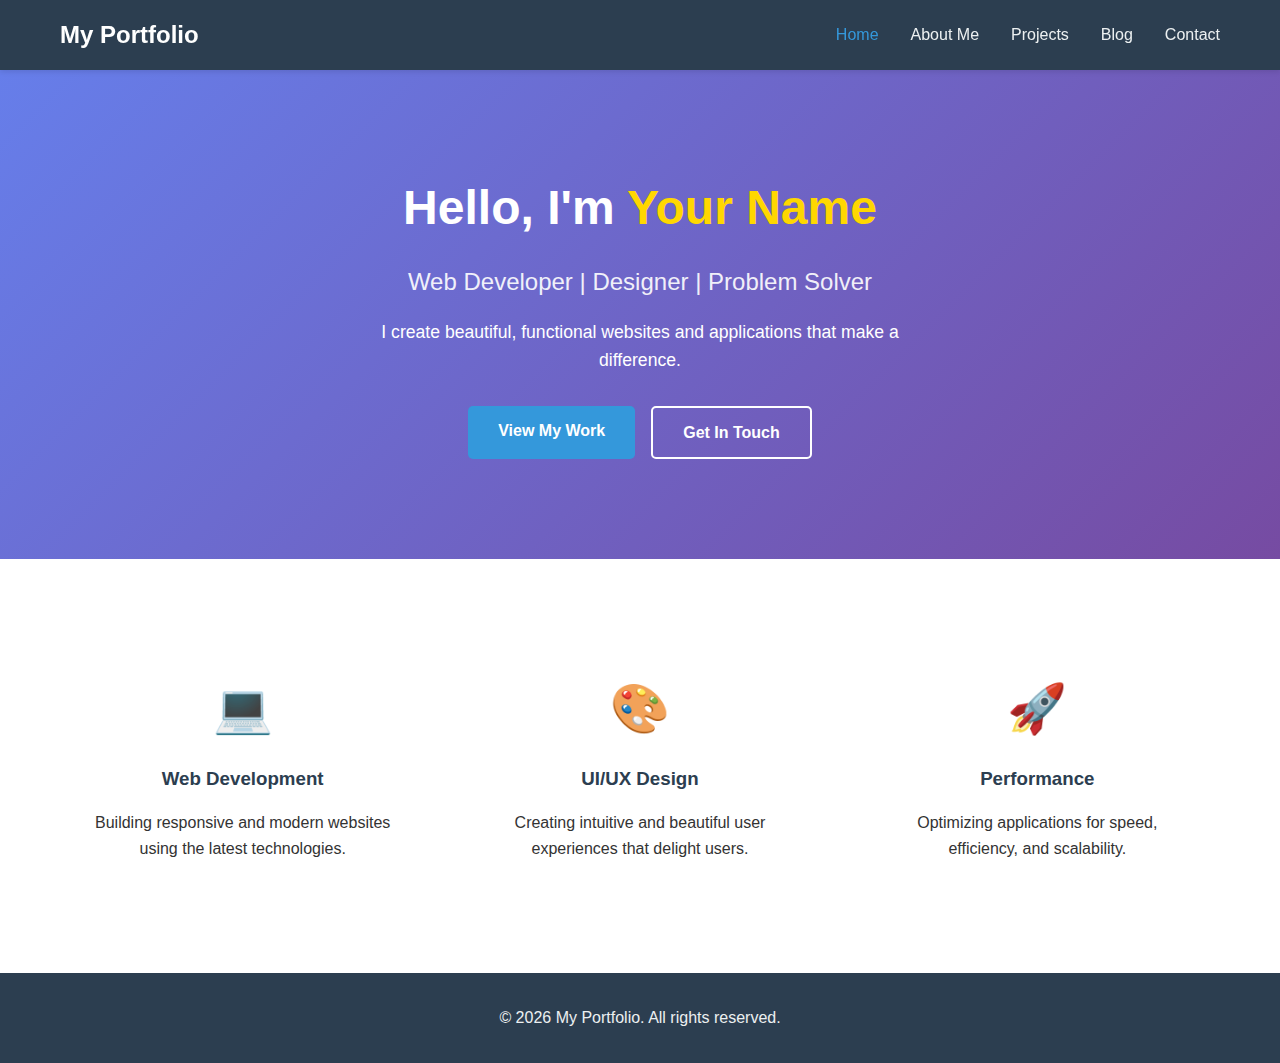
<file: no-framework/index.html>
<!DOCTYPE html>
<html lang="en">
<head>
    <meta charset="UTF-8">
    <meta name="viewport" content="width=device-width, initial-scale=1.0">
    <title>Home - My Portfolio</title>
    <link rel="stylesheet" href="styles.css">
</head>
<body>
    <nav class="navbar">
        <div class="container">
            <div class="logo">My Portfolio</div>
            <ul class="nav-links">
                <li><a href="index.html" class="active">Home</a></li>
                <li><a href="about.html">About Me</a></li>
                <li><a href="projects.html">Projects</a></li>
                <li><a href="blog.html">Blog</a></li>
                <li><a href="contact.html">Contact</a></li>
            </ul>
        </div>
    </nav>

    <section class="hero">
        <div class="container">
            <div class="hero-content">
                <h1 class="hero-title">Hello, I'm <span class="highlight">Your Name</span></h1>
                <p class="hero-subtitle">Web Developer | Designer | Problem Solver</p>
                <p class="hero-description">
                    I create beautiful, functional websites and applications that make a difference.
                </p>
                <div class="hero-buttons">
                    <a href="projects.html" class="btn btn-primary">View My Work</a>
                    <a href="contact.html" class="btn btn-secondary">Get In Touch</a>
                </div>
            </div>
        </div>
    </section>

    <section class="features">
        <div class="container">
            <div class="feature-grid">
                <div class="feature-card">
                    <div class="feature-icon">💻</div>
                    <h3>Web Development</h3>
                    <p>Building responsive and modern websites using the latest technologies.</p>
                </div>
                <div class="feature-card">
                    <div class="feature-icon">🎨</div>
                    <h3>UI/UX Design</h3>
                    <p>Creating intuitive and beautiful user experiences that delight users.</p>
                </div>
                <div class="feature-card">
                    <div class="feature-icon">🚀</div>
                    <h3>Performance</h3>
                    <p>Optimizing applications for speed, efficiency, and scalability.</p>
                </div>
            </div>
        </div>
    </section>

    <footer class="footer">
        <div class="container">
            <p>&copy; 2026 My Portfolio. All rights reserved.</p>
        </div>
    </footer>
</body>
</html>
</file>
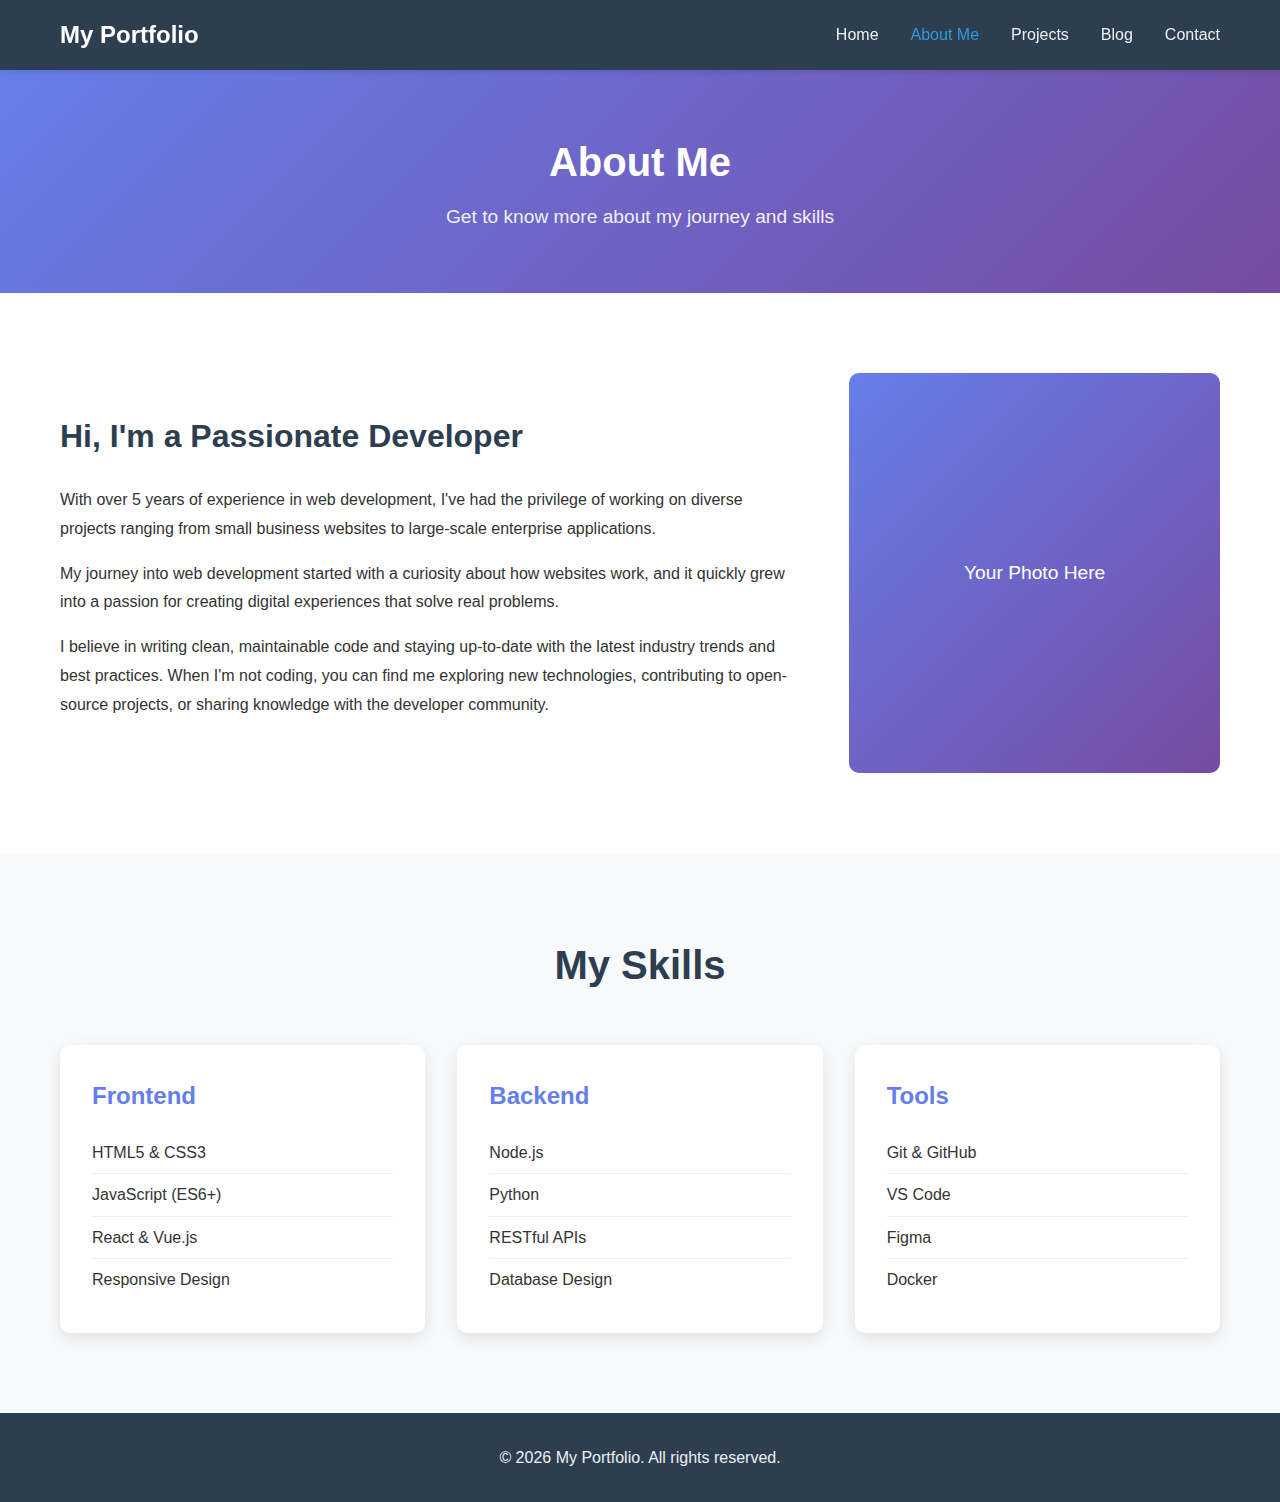
<file: no-framework/about.html>
<!DOCTYPE html>
<html lang="en">
<head>
    <meta charset="UTF-8">
    <meta name="viewport" content="width=device-width, initial-scale=1.0">
    <title>About Me - My Portfolio</title>
    <link rel="stylesheet" href="styles.css">
</head>
<body>
    <nav class="navbar">
        <div class="container">
            <div class="logo">My Portfolio</div>
            <ul class="nav-links">
                <li><a href="index.html">Home</a></li>
                <li><a href="about.html" class="active">About Me</a></li>
                <li><a href="projects.html">Projects</a></li>
                <li><a href="blog.html">Blog</a></li>
                <li><a href="contact.html">Contact</a></li>
            </ul>
        </div>
    </nav>

    <section class="page-header">
        <div class="container">
            <h1>About Me</h1>
            <p>Get to know more about my journey and skills</p>
        </div>
    </section>

    <section class="about-content">
        <div class="container">
            <div class="about-grid">
                <div class="about-text">
                    <h2>Hi, I'm a Passionate Developer</h2>
                    <p>
                        With over 5 years of experience in web development, I've had the privilege of working 
                        on diverse projects ranging from small business websites to large-scale enterprise applications.
                    </p>
                    <p>
                        My journey into web development started with a curiosity about how websites work, and 
                        it quickly grew into a passion for creating digital experiences that solve real problems.
                    </p>
                    <p>
                        I believe in writing clean, maintainable code and staying up-to-date with the latest 
                        industry trends and best practices. When I'm not coding, you can find me exploring new 
                        technologies, contributing to open-source projects, or sharing knowledge with the developer community.
                    </p>
                </div>
                <div class="about-image">
                    <div class="image-placeholder">
                        <span>Your Photo Here</span>
                    </div>
                </div>
            </div>
        </div>
    </section>

    <section class="skills">
        <div class="container">
            <h2 class="section-title">My Skills</h2>
            <div class="skills-grid">
                <div class="skill-category">
                    <h3>Frontend</h3>
                    <ul>
                        <li>HTML5 & CSS3</li>
                        <li>JavaScript (ES6+)</li>
                        <li>React & Vue.js</li>
                        <li>Responsive Design</li>
                    </ul>
                </div>
                <div class="skill-category">
                    <h3>Backend</h3>
                    <ul>
                        <li>Node.js</li>
                        <li>Python</li>
                        <li>RESTful APIs</li>
                        <li>Database Design</li>
                    </ul>
                </div>
                <div class="skill-category">
                    <h3>Tools</h3>
                    <ul>
                        <li>Git & GitHub</li>
                        <li>VS Code</li>
                        <li>Figma</li>
                        <li>Docker</li>
                    </ul>
                </div>
            </div>
        </div>
    </section>

    <footer class="footer">
        <div class="container">
            <p>&copy; 2026 My Portfolio. All rights reserved.</p>
        </div>
    </footer>
</body>
</html>
</file>
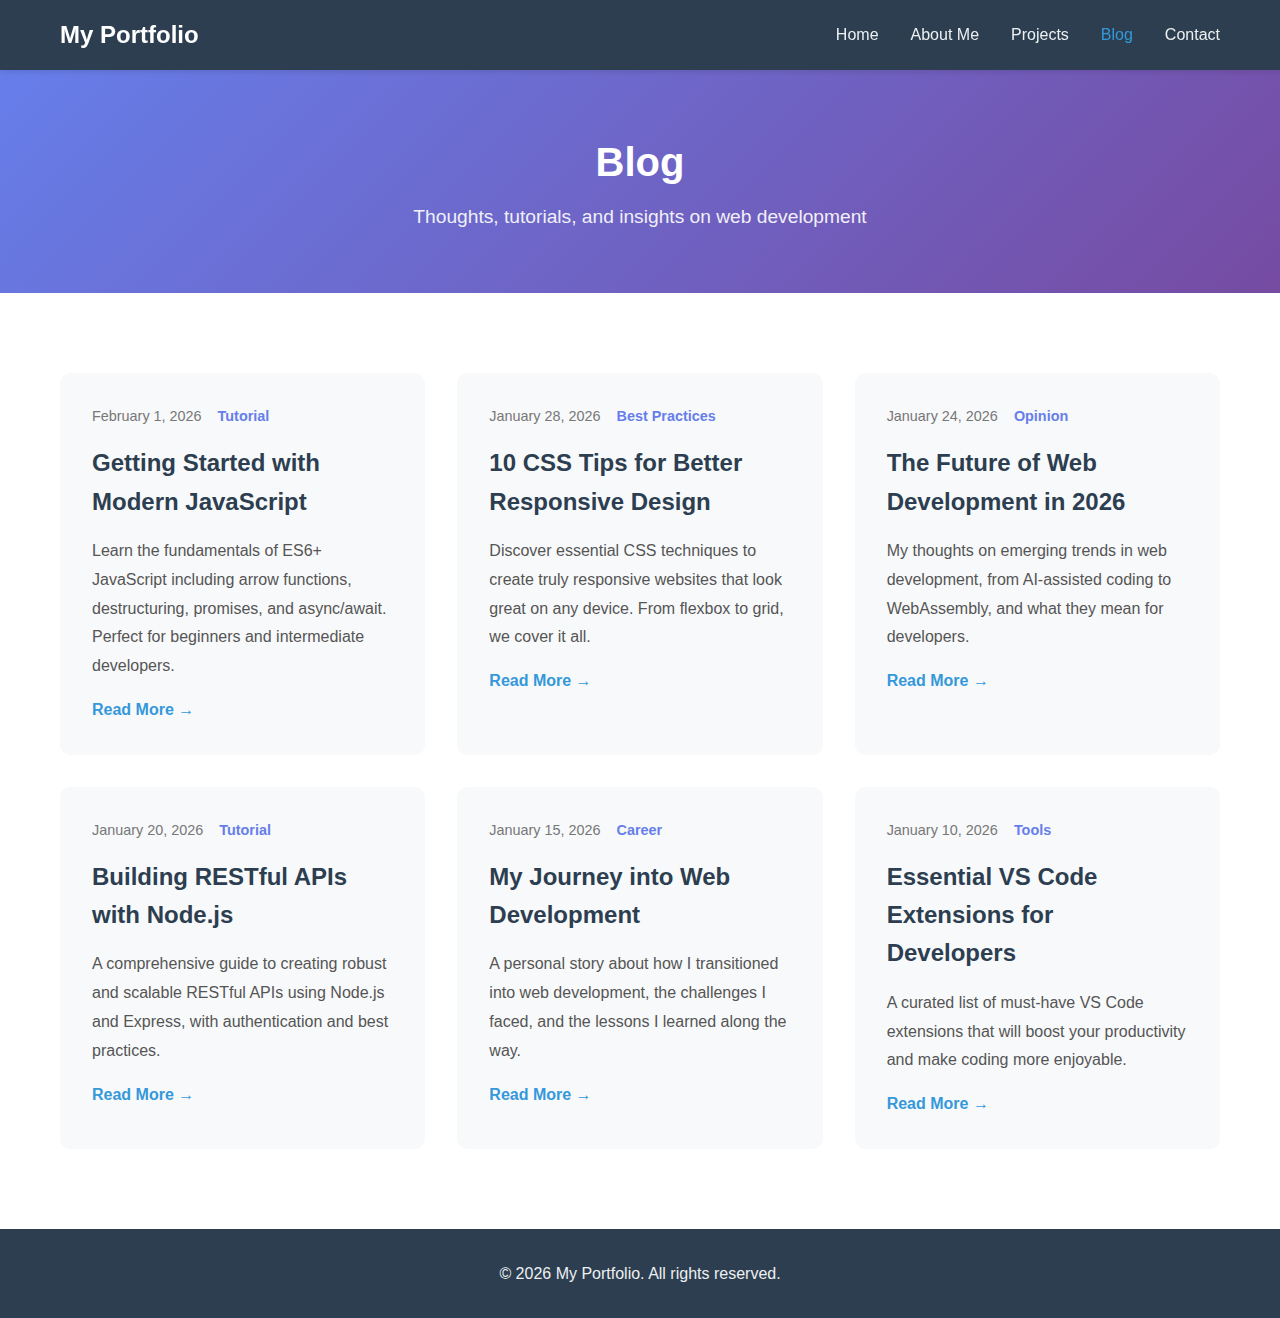
<file: no-framework/blog.html>
<!DOCTYPE html>
<html lang="en">
<head>
    <meta charset="UTF-8">
    <meta name="viewport" content="width=device-width, initial-scale=1.0">
    <title>Blog - My Portfolio</title>
    <link rel="stylesheet" href="styles.css">
</head>
<body>
    <nav class="navbar">
        <div class="container">
            <div class="logo">My Portfolio</div>
            <ul class="nav-links">
                <li><a href="index.html">Home</a></li>
                <li><a href="about.html">About Me</a></li>
                <li><a href="projects.html">Projects</a></li>
                <li><a href="blog.html" class="active">Blog</a></li>
                <li><a href="contact.html">Contact</a></li>
            </ul>
        </div>
    </nav>

    <section class="page-header">
        <div class="container">
            <h1>Blog</h1>
            <p>Thoughts, tutorials, and insights on web development</p>
        </div>
    </section>

    <section class="blog">
        <div class="container">
            <div class="blog-grid">
                <article class="blog-card">
                    <div class="blog-meta">
                        <span class="blog-date">February 1, 2026</span>
                        <span class="blog-category">Tutorial</span>
                    </div>
                    <h2>Getting Started with Modern JavaScript</h2>
                    <p>
                        Learn the fundamentals of ES6+ JavaScript including arrow functions, destructuring, 
                        promises, and async/await. Perfect for beginners and intermediate developers.
                    </p>
                    <a href="#" class="read-more">Read More →</a>
                </article>

                <article class="blog-card">
                    <div class="blog-meta">
                        <span class="blog-date">January 28, 2026</span>
                        <span class="blog-category">Best Practices</span>
                    </div>
                    <h2>10 CSS Tips for Better Responsive Design</h2>
                    <p>
                        Discover essential CSS techniques to create truly responsive websites that look 
                        great on any device. From flexbox to grid, we cover it all.
                    </p>
                    <a href="#" class="read-more">Read More →</a>
                </article>

                <article class="blog-card">
                    <div class="blog-meta">
                        <span class="blog-date">January 24, 2026</span>
                        <span class="blog-category">Opinion</span>
                    </div>
                    <h2>The Future of Web Development in 2026</h2>
                    <p>
                        My thoughts on emerging trends in web development, from AI-assisted coding to 
                        WebAssembly, and what they mean for developers.
                    </p>
                    <a href="#" class="read-more">Read More →</a>
                </article>

                <article class="blog-card">
                    <div class="blog-meta">
                        <span class="blog-date">January 20, 2026</span>
                        <span class="blog-category">Tutorial</span>
                    </div>
                    <h2>Building RESTful APIs with Node.js</h2>
                    <p>
                        A comprehensive guide to creating robust and scalable RESTful APIs using Node.js 
                        and Express, with authentication and best practices.
                    </p>
                    <a href="#" class="read-more">Read More →</a>
                </article>

                <article class="blog-card">
                    <div class="blog-meta">
                        <span class="blog-date">January 15, 2026</span>
                        <span class="blog-category">Career</span>
                    </div>
                    <h2>My Journey into Web Development</h2>
                    <p>
                        A personal story about how I transitioned into web development, the challenges 
                        I faced, and the lessons I learned along the way.
                    </p>
                    <a href="#" class="read-more">Read More →</a>
                </article>

                <article class="blog-card">
                    <div class="blog-meta">
                        <span class="blog-date">January 10, 2026</span>
                        <span class="blog-category">Tools</span>
                    </div>
                    <h2>Essential VS Code Extensions for Developers</h2>
                    <p>
                        A curated list of must-have VS Code extensions that will boost your productivity 
                        and make coding more enjoyable.
                    </p>
                    <a href="#" class="read-more">Read More →</a>
                </article>
            </div>
        </div>
    </section>

    <footer class="footer">
        <div class="container">
            <p>&copy; 2026 My Portfolio. All rights reserved.</p>
        </div>
    </footer>
</body>
</html>
</file>
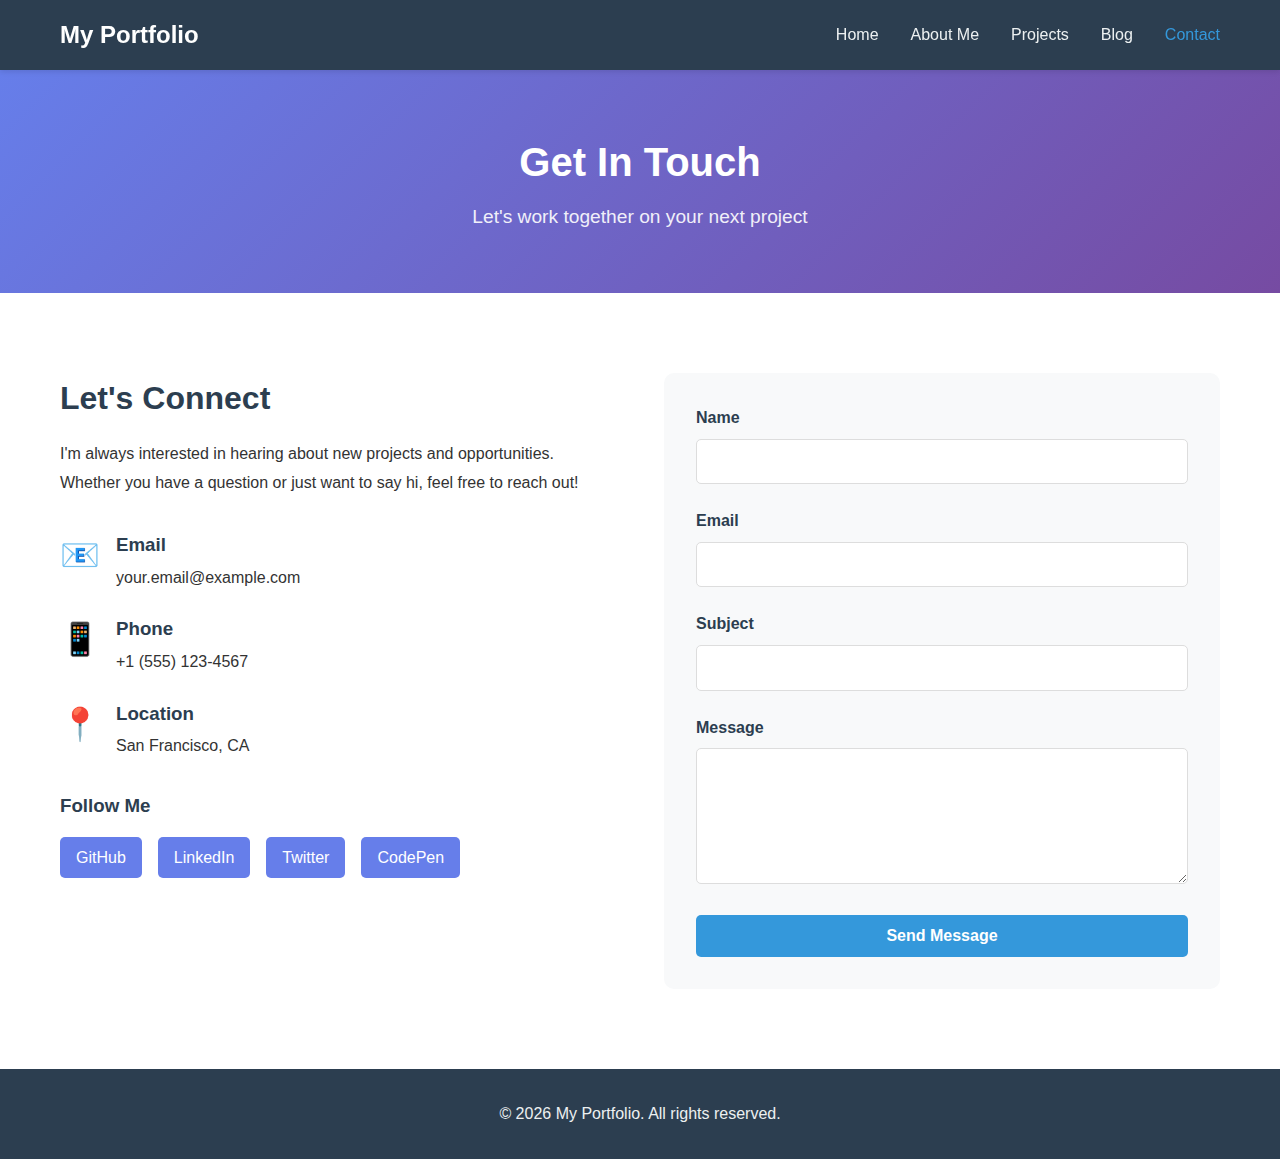
<file: no-framework/contact.html>
<!DOCTYPE html>
<html lang="en">
<head>
    <meta charset="UTF-8">
    <meta name="viewport" content="width=device-width, initial-scale=1.0">
    <title>Contact - My Portfolio</title>
    <link rel="stylesheet" href="styles.css">
</head>
<body>
    <nav class="navbar">
        <div class="container">
            <div class="logo">My Portfolio</div>
            <ul class="nav-links">
                <li><a href="index.html">Home</a></li>
                <li><a href="about.html">About Me</a></li>
                <li><a href="projects.html">Projects</a></li>
                <li><a href="blog.html">Blog</a></li>
                <li><a href="contact.html" class="active">Contact</a></li>
            </ul>
        </div>
    </nav>

    <section class="page-header">
        <div class="container">
            <h1>Get In Touch</h1>
            <p>Let's work together on your next project</p>
        </div>
    </section>

    <section class="contact">
        <div class="container">
            <div class="contact-grid">
                <div class="contact-info">
                    <h2>Let's Connect</h2>
                    <p>
                        I'm always interested in hearing about new projects and opportunities. 
                        Whether you have a question or just want to say hi, feel free to reach out!
                    </p>
                    
                    <div class="contact-details">
                        <div class="contact-item">
                            <div class="contact-icon">📧</div>
                            <div>
                                <h3>Email</h3>
                                <p>your.email@example.com</p>
                            </div>
                        </div>
                        
                        <div class="contact-item">
                            <div class="contact-icon">📱</div>
                            <div>
                                <h3>Phone</h3>
                                <p>+1 (555) 123-4567</p>
                            </div>
                        </div>
                        
                        <div class="contact-item">
                            <div class="contact-icon">📍</div>
                            <div>
                                <h3>Location</h3>
                                <p>San Francisco, CA</p>
                            </div>
                        </div>
                    </div>

                    <div class="social-links">
                        <h3>Follow Me</h3>
                        <div class="social-icons">
                            <a href="#" class="social-icon">GitHub</a>
                            <a href="#" class="social-icon">LinkedIn</a>
                            <a href="#" class="social-icon">Twitter</a>
                            <a href="#" class="social-icon">CodePen</a>
                        </div>
                    </div>
                </div>

                <div class="contact-form-container">
                    <form class="contact-form">
                        <div class="form-group">
                            <label for="name">Name</label>
                            <input type="text" id="name" name="name" required>
                        </div>
                        
                        <div class="form-group">
                            <label for="email">Email</label>
                            <input type="email" id="email" name="email" required>
                        </div>
                        
                        <div class="form-group">
                            <label for="subject">Subject</label>
                            <input type="text" id="subject" name="subject" required>
                        </div>
                        
                        <div class="form-group">
                            <label for="message">Message</label>
                            <textarea id="message" name="message" rows="6" required></textarea>
                        </div>
                        
                        <button type="submit" class="btn btn-primary">Send Message</button>
                    </form>
                </div>
            </div>
        </div>
    </section>

    <footer class="footer">
        <div class="container">
            <p>&copy; 2026 My Portfolio. All rights reserved.</p>
        </div>
    </footer>
</body>
</html>
</file>
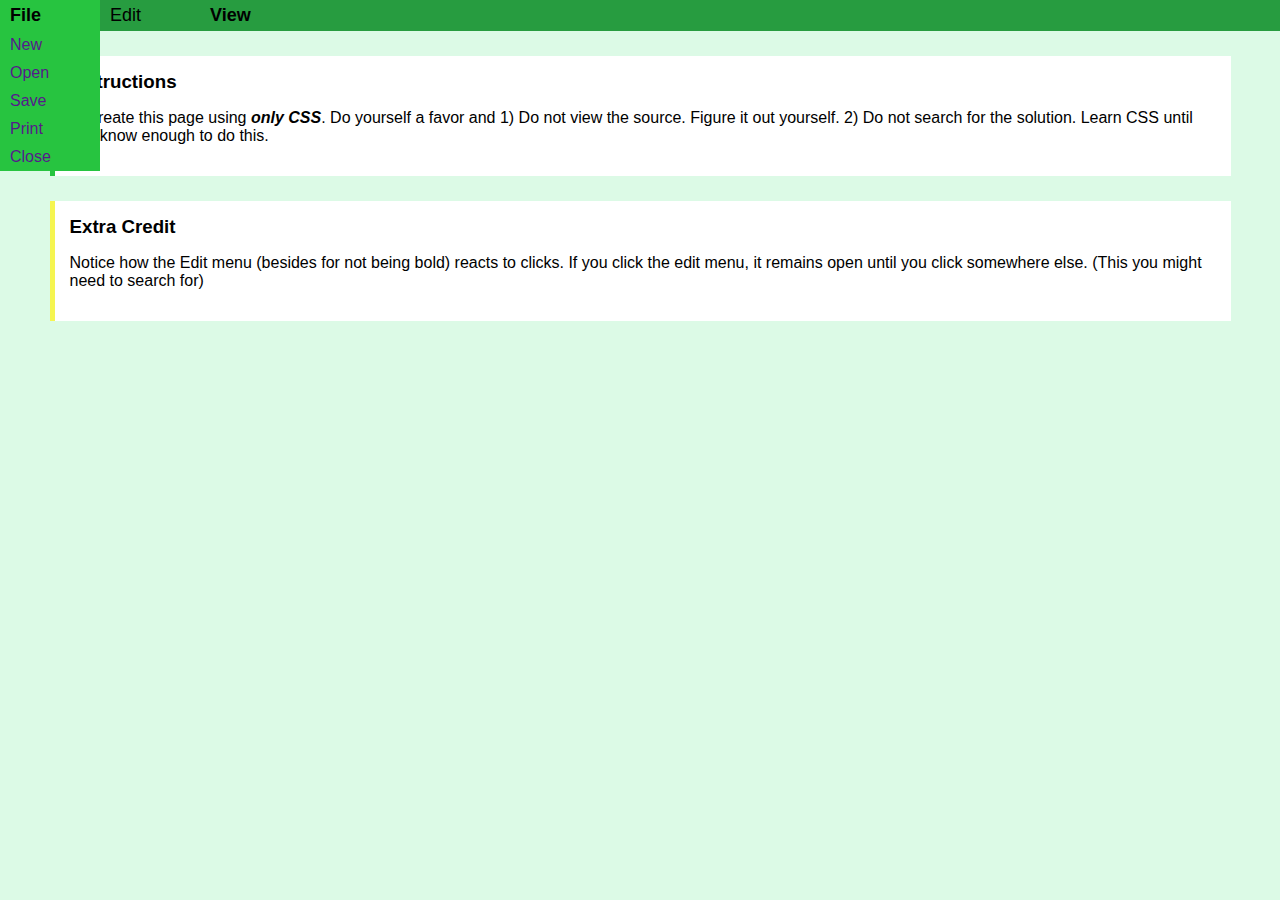
<file: no-framework/menu.html>
<!DOCTYPE html>
<html lang="en">
<head>
    <meta charset="UTF-8">
    <meta name="viewport" content="width=device-width, initial-scale=1.0">
    <title>Menu</title>
    <link rel="stylesheet" href="style.css">
</head>
<body>
    <nav>
        <div>
            <h2>File</h2>
            <div>
                <a href="">New</a>
                <a href="">Open</a>
                <a href="">Save</a>
                <a href="">Print</a>
                <a href="">Close</a>
            </div>
        </div>
        <div>
            <label>
                <input />
                Edit
            </label>
            <div>
                <a href="">Undo</a>
                <a href="">Redo</a>
                <a href="">Cut</a>
                <a href="">Copy</a>
                <a href="">Paste</a>
                <a href="">Delete</a>
                <a href="">Select All</a>
            </div>
        </div>
        <div>
            <h2>View</h2>
            <div>
                <a href="">Zoom In</a>
                <a href="">Zoom Out</a>
                <a href="">Actual Size</a>
                <a href="">Fit Page</a>
                <a href="">Fit Width</a>
                <a href="">Fit Height</a>
                <a href="">Rotate Left</a>
                <a href="">Rotate Right</a>
                <a href="">Full Screen</a>
            </div>
        </div>
    </nav>

    <div class="container">

        <div class="alert">
            <h3>Instructions</h3>
            <p>Recreate this page using <b><i>only CSS</i></b>. Do yourself a favor and 1) Do not view the source. Figure it out yourself. 2) Do not search for the solution. Learn CSS until you know enough to do this.</p>
        </div>

        <div class="alert yellow">
            <h3>Extra Credit</h3>
            <p>Notice how the Edit menu (besides for not being bold) reacts to clicks. If you click the edit menu, it remains open until you click somewhere else. (This you might need to search for)</p>
        </div>

    </div>
</body>
</html>
</file>
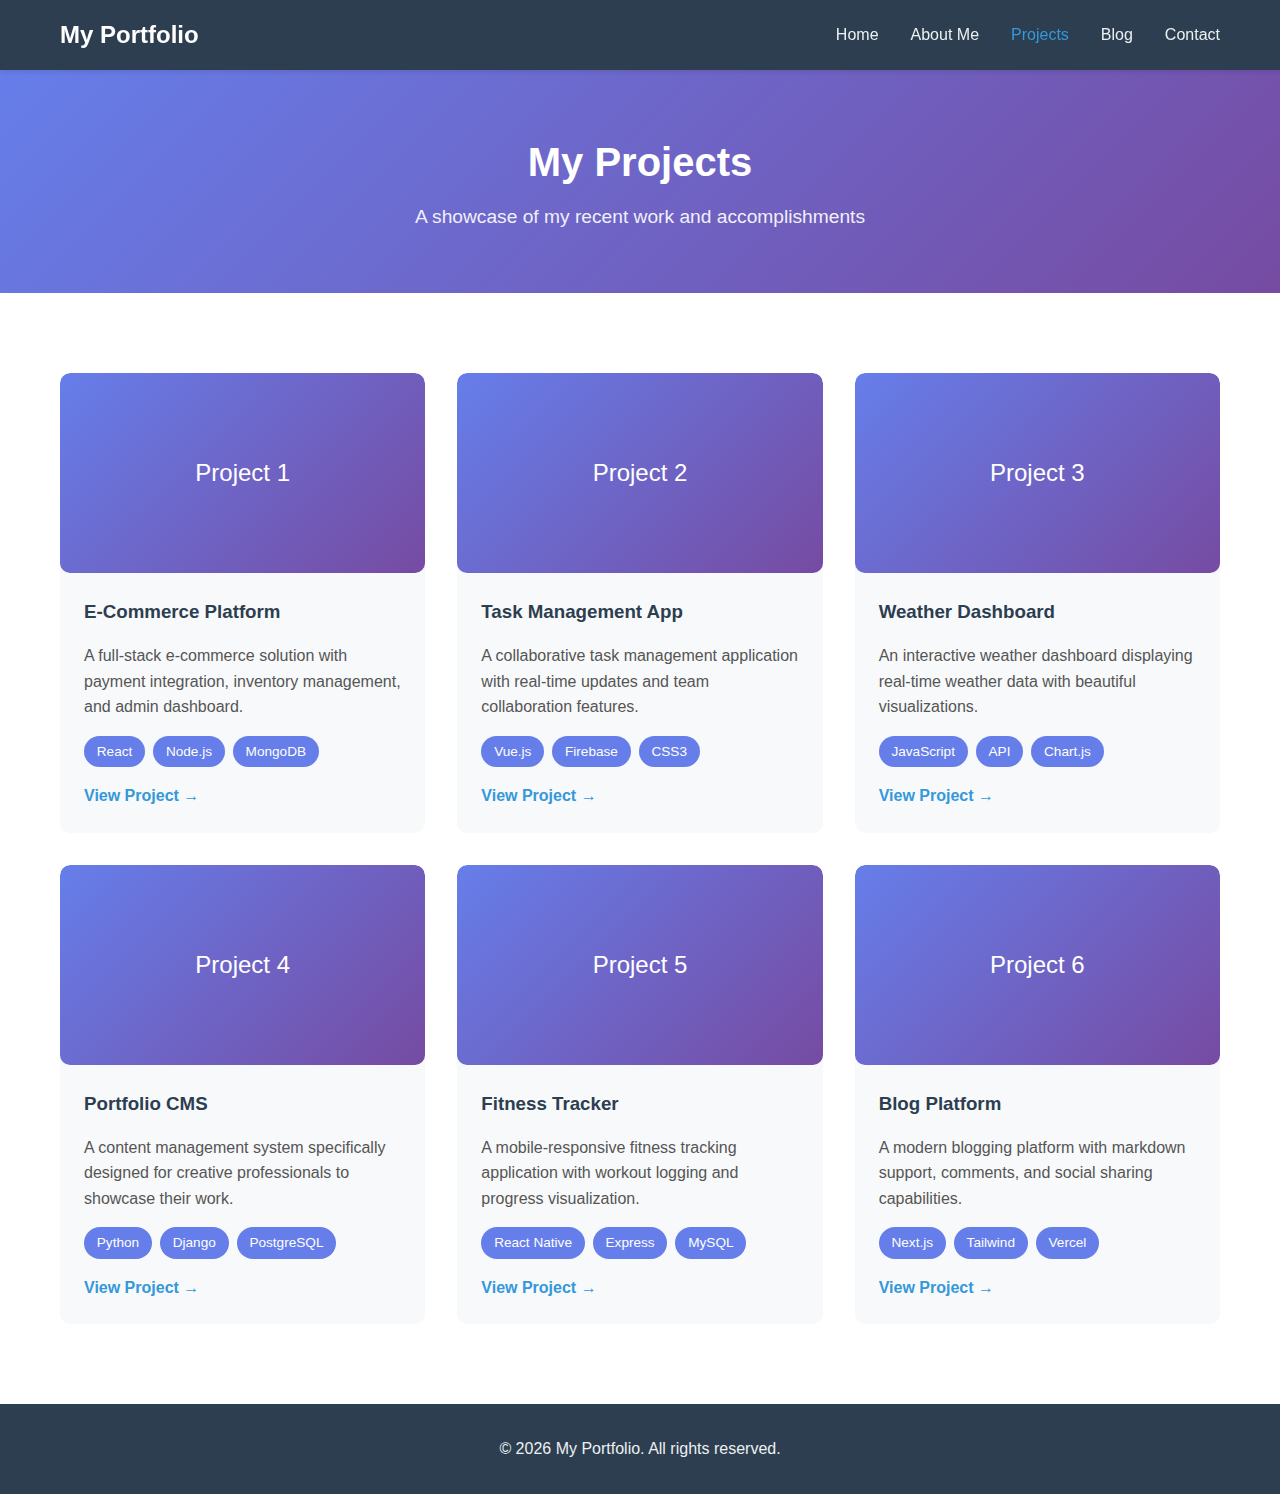
<file: no-framework/projects.html>
<!DOCTYPE html>
<html lang="en">
<head>
    <meta charset="UTF-8">
    <meta name="viewport" content="width=device-width, initial-scale=1.0">
    <title>Projects - My Portfolio</title>
    <link rel="stylesheet" href="styles.css">
</head>
<body>
    <nav class="navbar">
        <div class="container">
            <div class="logo">My Portfolio</div>
            <ul class="nav-links">
                <li><a href="index.html">Home</a></li>
                <li><a href="about.html">About Me</a></li>
                <li><a href="projects.html" class="active">Projects</a></li>
                <li><a href="blog.html">Blog</a></li>
                <li><a href="contact.html">Contact</a></li>
            </ul>
        </div>
    </nav>

    <section class="page-header">
        <div class="container">
            <h1>My Projects</h1>
            <p>A showcase of my recent work and accomplishments</p>
        </div>
    </section>

    <section class="projects">
        <div class="container">
            <div class="projects-grid">
                <div class="project-card">
                    <div class="project-image">
                        <div class="image-placeholder">Project 1</div>
                    </div>
                    <div class="project-content">
                        <h3>E-Commerce Platform</h3>
                        <p>A full-stack e-commerce solution with payment integration, inventory management, and admin dashboard.</p>
                        <div class="project-tags">
                            <span class="tag">React</span>
                            <span class="tag">Node.js</span>
                            <span class="tag">MongoDB</span>
                        </div>
                        <a href="#" class="project-link">View Project →</a>
                    </div>
                </div>

                <div class="project-card">
                    <div class="project-image">
                        <div class="image-placeholder">Project 2</div>
                    </div>
                    <div class="project-content">
                        <h3>Task Management App</h3>
                        <p>A collaborative task management application with real-time updates and team collaboration features.</p>
                        <div class="project-tags">
                            <span class="tag">Vue.js</span>
                            <span class="tag">Firebase</span>
                            <span class="tag">CSS3</span>
                        </div>
                        <a href="#" class="project-link">View Project →</a>
                    </div>
                </div>

                <div class="project-card">
                    <div class="project-image">
                        <div class="image-placeholder">Project 3</div>
                    </div>
                    <div class="project-content">
                        <h3>Weather Dashboard</h3>
                        <p>An interactive weather dashboard displaying real-time weather data with beautiful visualizations.</p>
                        <div class="project-tags">
                            <span class="tag">JavaScript</span>
                            <span class="tag">API</span>
                            <span class="tag">Chart.js</span>
                        </div>
                        <a href="#" class="project-link">View Project →</a>
                    </div>
                </div>

                <div class="project-card">
                    <div class="project-image">
                        <div class="image-placeholder">Project 4</div>
                    </div>
                    <div class="project-content">
                        <h3>Portfolio CMS</h3>
                        <p>A content management system specifically designed for creative professionals to showcase their work.</p>
                        <div class="project-tags">
                            <span class="tag">Python</span>
                            <span class="tag">Django</span>
                            <span class="tag">PostgreSQL</span>
                        </div>
                        <a href="#" class="project-link">View Project →</a>
                    </div>
                </div>

                <div class="project-card">
                    <div class="project-image">
                        <div class="image-placeholder">Project 5</div>
                    </div>
                    <div class="project-content">
                        <h3>Fitness Tracker</h3>
                        <p>A mobile-responsive fitness tracking application with workout logging and progress visualization.</p>
                        <div class="project-tags">
                            <span class="tag">React Native</span>
                            <span class="tag">Express</span>
                            <span class="tag">MySQL</span>
                        </div>
                        <a href="#" class="project-link">View Project →</a>
                    </div>
                </div>

                <div class="project-card">
                    <div class="project-image">
                        <div class="image-placeholder">Project 6</div>
                    </div>
                    <div class="project-content">
                        <h3>Blog Platform</h3>
                        <p>A modern blogging platform with markdown support, comments, and social sharing capabilities.</p>
                        <div class="project-tags">
                            <span class="tag">Next.js</span>
                            <span class="tag">Tailwind</span>
                            <span class="tag">Vercel</span>
                        </div>
                        <a href="#" class="project-link">View Project →</a>
                    </div>
                </div>
            </div>
        </div>
    </section>

    <footer class="footer">
        <div class="container">
            <p>&copy; 2026 My Portfolio. All rights reserved.</p>
        </div>
    </footer>
</body>
</html>
</file>
<file: no-framework/style.css>
* {
            box-sizing: border-box;
        }
        body {
            font-family: Helvetica, Arial, sans-serif;
            margin: 0;
            padding: 0;
            background-color: rgb(220, 250, 230);
        }
        nav {
            background-color: rgb(39, 156, 64);

            display: flex;
            flex-direction: row;
        }
        nav div:hover, nav div:focus-within {
            background-color: rgb(39, 196, 64);
            position: relative;
        }
        h2, label {
            display: block;
            margin: 0;
            padding: 5px 10px;
            min-width: 100px;
            font-size: large;
        }
        nav div div {
            display: none;
            flex-direction: column;
            position: absolute;
            background-color: rgb(39, 196, 64);
            width: 100%;
        }
        nav div:hover div, nav div:focus-within div {
            display: flex;
        }
        nav input {
            position: absolute;
            top: -1000px;
        }
        nav a {
            display: block;
            padding: 5px 10px;
            text-decoration: none;
        }
        nav a:hover {
            background-color: rgb(39, 255, 64);
        }

        .container {
            max-width: 1231px;
            margin: 0 auto;
        }
        h3 {
            margin: 0;
        }
        .alert {
            background-color: rgb(255, 255, 255);
            border-left: 5px solid rgb(39, 196, 64);
            padding: 15px;
            margin: 25px;
        }
        .yellow {
            border-color: rgb(245, 245, 80);
        }
</file>
<file: no-framework/styles.css>
/* Reset and Base Styles */
* {
    margin: 0;
    padding: 0;
    box-sizing: border-box;
}

body {
    font-family: 'Segoe UI', Tahoma, Geneva, Verdana, sans-serif;
    line-height: 1.6;
    color: #333;
    background-color: #f8f9fa;
}

.container {
    max-width: 1200px;
    margin: 0 auto;
    padding: 0 20px;
}

/* Navigation */
.navbar {
    background-color: #2c3e50;
    padding: 1rem 0;
    position: sticky;
    top: 0;
    z-index: 1000;
    box-shadow: 0 2px 5px rgba(0,0,0,0.1);
}

.navbar .container {
    display: flex;
    justify-content: space-between;
    align-items: center;
}

.logo {
    color: #fff;
    font-size: 1.5rem;
    font-weight: bold;
}

.nav-links {
    display: flex;
    list-style: none;
    gap: 2rem;
}

.nav-links a {
    color: #ecf0f1;
    text-decoration: none;
    transition: color 0.3s ease;
}

.nav-links a:hover,
.nav-links a.active {
    color: #3498db;
}

/* Hero Section */
.hero {
    background: linear-gradient(135deg, #667eea 0%, #764ba2 100%);
    color: #fff;
    padding: 100px 0;
    text-align: center;
}

.hero-title {
    font-size: 3rem;
    margin-bottom: 1rem;
}

.highlight {
    color: #ffd700;
}

.hero-subtitle {
    font-size: 1.5rem;
    margin-bottom: 1rem;
    opacity: 0.9;
}

.hero-description {
    font-size: 1.1rem;
    margin-bottom: 2rem;
    max-width: 600px;
    margin-left: auto;
    margin-right: auto;
}

.hero-buttons {
    display: flex;
    gap: 1rem;
    justify-content: center;
}

/* Buttons */
.btn {
    padding: 12px 30px;
    border-radius: 5px;
    text-decoration: none;
    font-weight: 600;
    transition: transform 0.3s ease, box-shadow 0.3s ease;
    display: inline-block;
}

.btn:hover {
    transform: translateY(-2px);
    box-shadow: 0 5px 15px rgba(0,0,0,0.2);
}

.btn-primary {
    background-color: #3498db;
    color: #fff;
}

.btn-secondary {
    background-color: transparent;
    color: #fff;
    border: 2px solid #fff;
}

/* Features Section */
.features {
    padding: 80px 0;
    background-color: #fff;
}

.feature-grid {
    display: grid;
    grid-template-columns: repeat(auto-fit, minmax(250px, 1fr));
    gap: 2rem;
}

.feature-card {
    text-align: center;
    padding: 2rem;
    border-radius: 10px;
    transition: transform 0.3s ease, box-shadow 0.3s ease;
}

.feature-card:hover {
    transform: translateY(-5px);
    box-shadow: 0 10px 30px rgba(0,0,0,0.1);
}

.feature-icon {
    font-size: 3rem;
    margin-bottom: 1rem;
}

.feature-card h3 {
    margin-bottom: 1rem;
    color: #2c3e50;
}

/* Page Header */
.page-header {
    background: linear-gradient(135deg, #667eea 0%, #764ba2 100%);
    color: #fff;
    padding: 60px 0;
    text-align: center;
}

.page-header h1 {
    font-size: 2.5rem;
    margin-bottom: 0.5rem;
}

.page-header p {
    font-size: 1.2rem;
    opacity: 0.9;
}

/* About Section */
.about-content {
    padding: 80px 0;
    background-color: #fff;
}

.about-grid {
    display: grid;
    grid-template-columns: 2fr 1fr;
    gap: 3rem;
    align-items: center;
}

.about-text h2 {
    font-size: 2rem;
    margin-bottom: 1.5rem;
    color: #2c3e50;
}

.about-text p {
    margin-bottom: 1rem;
    line-height: 1.8;
}

.image-placeholder {
    background: linear-gradient(135deg, #667eea 0%, #764ba2 100%);
    height: 400px;
    border-radius: 10px;
    display: flex;
    align-items: center;
    justify-content: center;
    color: #fff;
    font-size: 1.2rem;
}

/* Skills Section */
.skills {
    padding: 80px 0;
    background-color: #f8f9fa;
}

.section-title {
    text-align: center;
    font-size: 2.5rem;
    margin-bottom: 3rem;
    color: #2c3e50;
}

.skills-grid {
    display: grid;
    grid-template-columns: repeat(auto-fit, minmax(250px, 1fr));
    gap: 2rem;
}

.skill-category {
    background-color: #fff;
    padding: 2rem;
    border-radius: 10px;
    box-shadow: 0 5px 15px rgba(0,0,0,0.1);
}

.skill-category h3 {
    margin-bottom: 1rem;
    color: #667eea;
    font-size: 1.5rem;
}

.skill-category ul {
    list-style: none;
}

.skill-category li {
    padding: 0.5rem 0;
    border-bottom: 1px solid #ecf0f1;
}

.skill-category li:last-child {
    border-bottom: none;
}

/* Projects Section */
.projects {
    padding: 80px 0;
    background-color: #fff;
}

.projects-grid {
    display: grid;
    grid-template-columns: repeat(auto-fit, minmax(350px, 1fr));
    gap: 2rem;
}

.project-card {
    background-color: #f8f9fa;
    border-radius: 10px;
    overflow: hidden;
    transition: transform 0.3s ease, box-shadow 0.3s ease;
}

.project-card:hover {
    transform: translateY(-5px);
    box-shadow: 0 10px 30px rgba(0,0,0,0.15);
}

.project-image .image-placeholder {
    height: 200px;
    background: linear-gradient(135deg, #667eea 0%, #764ba2 100%);
    display: flex;
    align-items: center;
    justify-content: center;
    color: #fff;
    font-size: 1.5rem;
}

.project-content {
    padding: 1.5rem;
}

.project-content h3 {
    margin-bottom: 1rem;
    color: #2c3e50;
}

.project-content p {
    margin-bottom: 1rem;
    color: #555;
}

.project-tags {
    display: flex;
    gap: 0.5rem;
    flex-wrap: wrap;
    margin-bottom: 1rem;
}

.tag {
    background-color: #667eea;
    color: #fff;
    padding: 0.3rem 0.8rem;
    border-radius: 20px;
    font-size: 0.85rem;
}

.project-link {
    color: #3498db;
    text-decoration: none;
    font-weight: 600;
    transition: color 0.3s ease;
}

.project-link:hover {
    color: #667eea;
}

/* Blog Section */
.blog {
    padding: 80px 0;
    background-color: #fff;
}

.blog-grid {
    display: grid;
    grid-template-columns: repeat(auto-fit, minmax(350px, 1fr));
    gap: 2rem;
}

.blog-card {
    background-color: #f8f9fa;
    padding: 2rem;
    border-radius: 10px;
    transition: transform 0.3s ease, box-shadow 0.3s ease;
}

.blog-card:hover {
    transform: translateY(-5px);
    box-shadow: 0 10px 30px rgba(0,0,0,0.1);
}

.blog-meta {
    display: flex;
    gap: 1rem;
    margin-bottom: 1rem;
    font-size: 0.9rem;
}

.blog-date {
    color: #777;
}

.blog-category {
    color: #667eea;
    font-weight: 600;
}

.blog-card h2 {
    margin-bottom: 1rem;
    color: #2c3e50;
    font-size: 1.5rem;
}

.blog-card p {
    margin-bottom: 1rem;
    color: #555;
    line-height: 1.8;
}

.read-more {
    color: #3498db;
    text-decoration: none;
    font-weight: 600;
    transition: color 0.3s ease;
}

.read-more:hover {
    color: #667eea;
}

/* Contact Section */
.contact {
    padding: 80px 0;
    background-color: #fff;
}

.contact-grid {
    display: grid;
    grid-template-columns: 1fr 1fr;
    gap: 3rem;
}

.contact-info h2 {
    font-size: 2rem;
    margin-bottom: 1rem;
    color: #2c3e50;
}

.contact-info > p {
    margin-bottom: 2rem;
    line-height: 1.8;
}

.contact-details {
    margin-bottom: 2rem;
}

.contact-item {
    display: flex;
    gap: 1rem;
    margin-bottom: 1.5rem;
}

.contact-icon {
    font-size: 2rem;
}

.contact-item h3 {
    color: #2c3e50;
    margin-bottom: 0.3rem;
}

.social-links h3 {
    margin-bottom: 1rem;
    color: #2c3e50;
}

.social-icons {
    display: flex;
    gap: 1rem;
    flex-wrap: wrap;
}

.social-icon {
    background-color: #667eea;
    color: #fff;
    padding: 0.5rem 1rem;
    border-radius: 5px;
    text-decoration: none;
    transition: background-color 0.3s ease;
}

.social-icon:hover {
    background-color: #764ba2;
}

/* Contact Form */
.contact-form {
    background-color: #f8f9fa;
    padding: 2rem;
    border-radius: 10px;
}

.form-group {
    margin-bottom: 1.5rem;
}

.form-group label {
    display: block;
    margin-bottom: 0.5rem;
    color: #2c3e50;
    font-weight: 600;
}

.form-group input,
.form-group textarea {
    width: 100%;
    padding: 0.8rem;
    border: 1px solid #ddd;
    border-radius: 5px;
    font-family: inherit;
    font-size: 1rem;
}

.form-group input:focus,
.form-group textarea:focus {
    outline: none;
    border-color: #667eea;
}

.contact-form .btn {
    width: 100%;
    cursor: pointer;
    border: none;
    font-size: 1rem;
}

/* Footer */
.footer {
    background-color: #2c3e50;
    color: #ecf0f1;
    text-align: center;
    padding: 2rem 0;
    margin-top: auto;
}

/* Responsive Design */
@media (max-width: 768px) {
    .nav-links {
        gap: 1rem;
    }
    
    .hero-title {
        font-size: 2rem;
    }
    
    .hero-subtitle {
        font-size: 1.2rem;
    }
    
    .hero-buttons {
        flex-direction: column;
        align-items: center;
    }
    
    .about-grid,
    .contact-grid {
        grid-template-columns: 1fr;
    }
    
    .projects-grid,
    .blog-grid {
        grid-template-columns: 1fr;
    }
    
    .nav-links {
        flex-direction: column;
        gap: 0.5rem;
    }
}

@media (max-width: 480px) {
    .navbar .container {
        flex-direction: column;
        gap: 1rem;
    }
    
    .hero {
        padding: 50px 0;
    }
    
    .page-header h1 {
        font-size: 2rem;
    }
}
</file>
